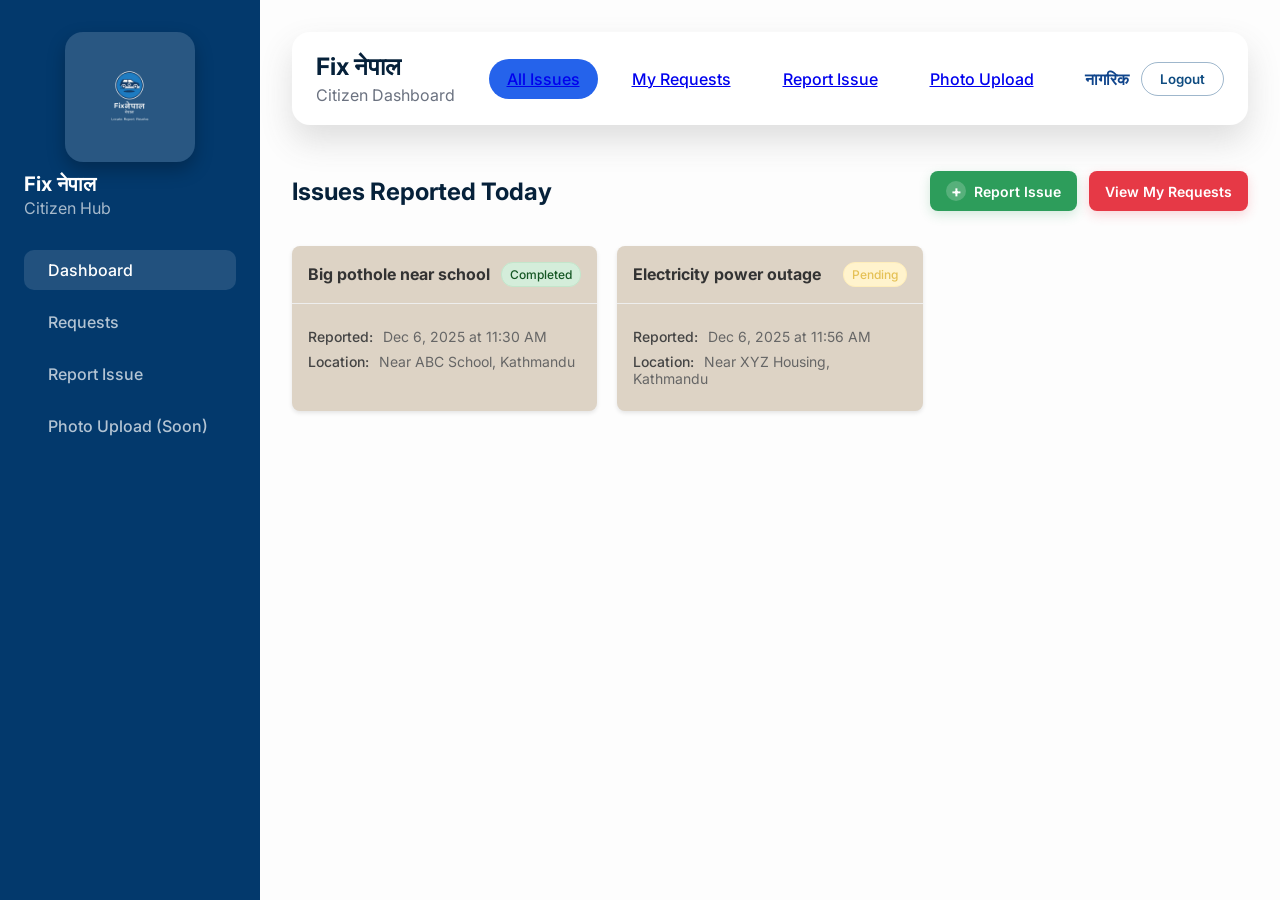
<file: index.html>
<!DOCTYPE html>
<html lang="en">
<head>
    <meta charset="UTF-8">
    <meta name="viewport" content="width=device-width, initial-scale=1.0">
    <title>Fix नेपाल - Citizen Dashboard</title>
    
   
    <link href="https://fonts.googleapis.com/css2?family=Inter:wght@300;400;500;600;700&display=swap" rel="stylesheet">
    
 
    <link rel="stylesheet" href="./css/cards.css">
    <link rel="stylesheet" href="./css/views.css">
    <link rel="stylesheet" href="./css/sidebar.css">
   
  
   
</head>
<body>
    <div class="app-shell">
        <aside class="sidebar">
            <div class="sidebar-brand">
                <img src="./css/assets/fixnepal-logo.png" alt="Fix Nepal" class="sidebar-logo">
                <h2>Fix नेपाल</h2>
                <p>Citizen Hub</p>
            </div>
            <nav class="sidebar-nav">
                <a href="index.html" class="sidebar-link active">
                    <span class="sidebar-icon"></span>
                    Dashboard
                </a>
                <a href="requests.html" class="sidebar-link">
                    <span class="sidebar-icon"></span>
                    Requests
                </a>
                <a href="report.html" class="sidebar-link">
                    <span class="sidebar-icon"></span>
                    Report Issue
                </a>
                <a href="photo-upload.html" class="sidebar-link">
                    <span class="sidebar-icon"></span>
                    Photo Upload (Soon)
                </a>
            </nav>
        </aside>
        <div class="app-container">
      
        <header class="app-header">
            <div class="logo">
                <h1>Fix नेपाल</h1>
                <p>Citizen Dashboard</p>
            </div>
            <nav class="main-nav">
                <ul>
                    <li class="active"><a href="index.html">All Issues</a></li>
                    <li><a href="requests.html">My Requests</a></li>
                    <li><a href="report.html">Report Issue</a></li>
                    <li><a href="photo-upload.html">Photo Upload</a></li>
                </ul>
            </nav>
            <div class="user-info"> 
                <span class="user-name">नागरिक</span>
                <button class="logout-btn" type="button" onclick="confirmLogout('index1.html')">Logout</button>
            </div>
        </header>

        <main class="main-content">
            <section class="issues-section" id="all-issues">
                <div class="section-header">
                    <h2>Issues Reported Today </h2>
                    <div class="view-toggle">
                        <a class="report-button" href="report.html">
                            <span class="plus-icon">+</span>
                            Report Issue
                        </a>
                        <a class="requests-button" href="requests.html">View My Requests</a>
                    </div>
                </div>
                
                <div class="issues-list">
                    <div class="issue-card">
                            <div class="issue-header">
                            <h3 class="issue-title">Big pothole near school</h3>
                            <span class="status-badge status-completed">Completed</span>
                        </div>
                        <div class="issue-details">
                            <p class="issue-date">
                                <span class="detail-label">Reported:</span>
                                <span class="detail-value">Dec 6, 2025 at 11:30 AM</span>
                            </p>
                            <p class="issue-location">
                                <span class="detail-label">Location:</span>
                                <span class="detail-value">Near ABC School, Kathmandu</span>
                            </p>
                        </div>
                    </div>

                    <div class="issue-card">
                        <div class="issue-header">
                            <h3 class="issue-title">Electricity power outage</h3>
                            <span class="status-badge status-pending">Pending</span>
                        </div>
                        <div class="issue-details">
                            <p class="issue-date">
                                <span class="detail-label">Reported:</span>
                                <span class="detail-value">Dec 6, 2025 at 11:56 AM</span>
                            </p>
                            <p class="issue-location">
                                <span class="detail-label">Location:</span>
                                <span class="detail-value">Near XYZ Housing, Kathmandu</span>
                            </p>
                        </div>
                    </div>
                </div>
      
                <div class="issues-table" style="display: none;">
                    <table>
                        <thead>
                            <tr>
                                <th>Issue</th>
                                <th>Status</th>
                                <th>Reported On</th>
                                <th>Location</th>
                            </tr>
                        </thead>
                        <tbody>
                            <tr>
                                <td class="issue-title">Big pothole near school</td>
                                <td><span class="status-badge status-completed">Completed</span></td>
                                <td>Dec 6, 2025 at 11:30 AM</td>
                                <td>Near ABC School, Kathmandu</td>
                            </tr>
                            <tr>
                                <td class="issue-title">Broken street light</td>
                                <td><span class="status-badge status-in-progress">In Progress</span></td>
                                <td>Dec 5, 2025 at 3:45 PM</td>
                                <td>Main Road, Patan</td>
                            </tr>   
                        </tbody>
                    </table>
                </div>
            </section>
        </main>

        <script src="./js/logout.js" defer></script>
        <script>
            document.addEventListener('DOMContentLoaded', function() {
              
                const viewOptions = document.querySelectorAll('.view-option');
                const cardView = document.querySelector('.issues-list');
                const tableView = document.querySelector('.issues-table');

                viewOptions.forEach(option => {
                    option.addEventListener('click', function() {
                      
                        viewOptions.forEach(opt => opt.classList.remove('active'));
                       
                        this.classList.add('active');

                        
                        if (this.dataset.view === 'card') {
                            cardView.style.display = 'block';
                            tableView.style.display = 'none';
                        } else {
                            cardView.style.display = 'none';
                            tableView.style.display = 'block';
                        }
                    });
                });
            });
        </script>
    </div>
</body>
</html>
</file>
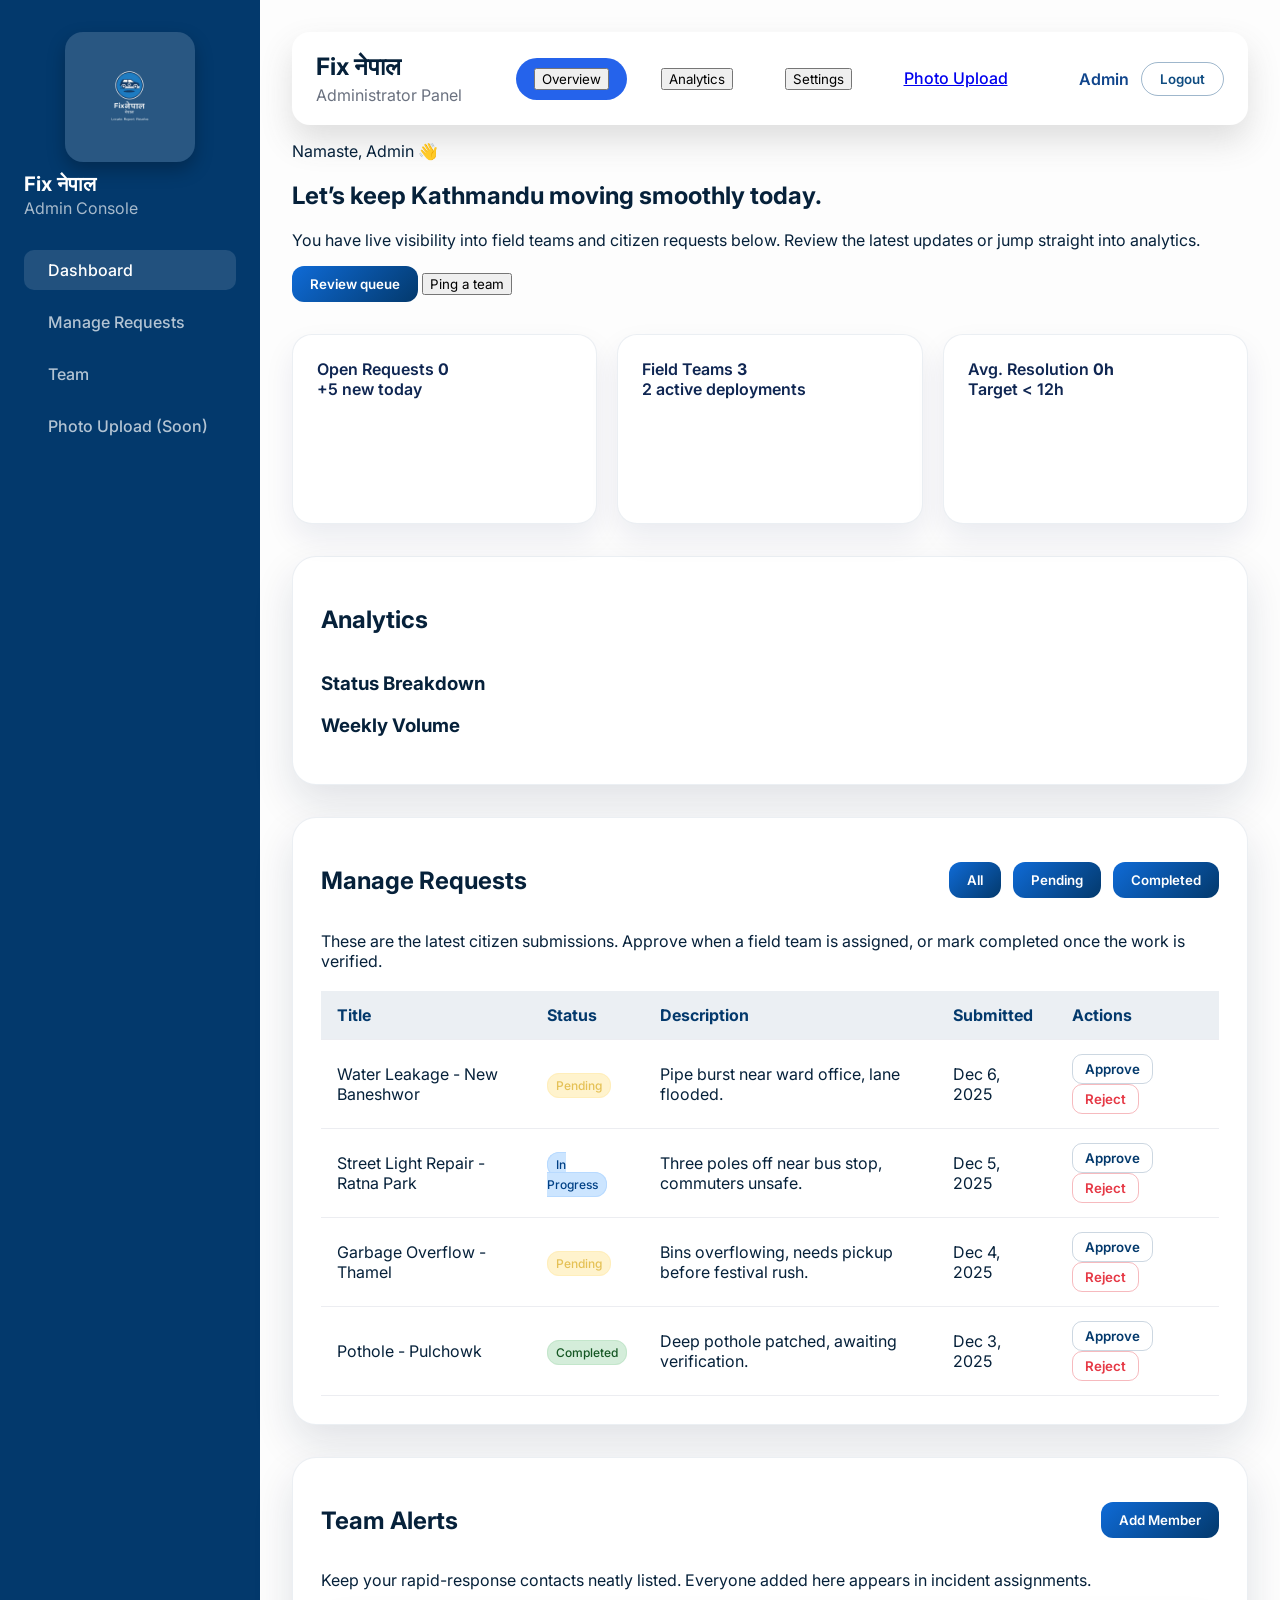
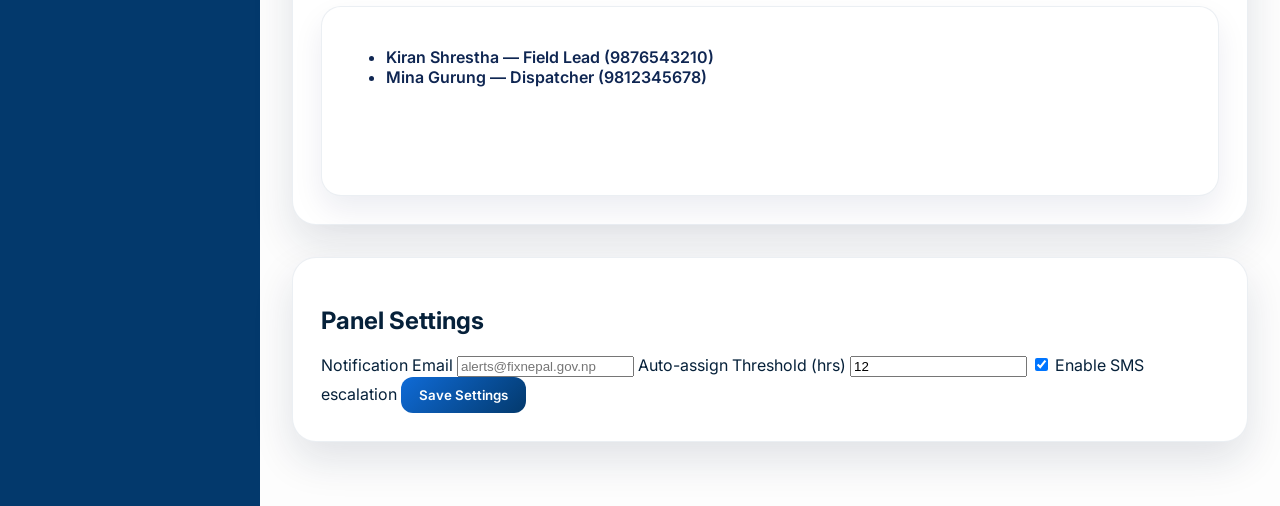
<file: admin.html>
<!DOCTYPE html>
<html lang="en">
<head>
    <meta charset="UTF-8">
    <meta name="viewport" content="width=device-width, initial-scale=1.0">
    <title>Fix नेपाल Admin</title>
    <link href="https://fonts.googleapis.com/css2?family=Inter:wght@300;400;500;600;700&display=swap" rel="stylesheet">
    <link rel="stylesheet" href="./css/cards.css">
    <link rel="stylesheet" href="./css/views.css">
    <link rel="stylesheet" href="./css/sidebar.css">
    <link rel="stylesheet" href="./css/admin.css">
</head>
<body>
    <div class="app-shell">
        <aside class="sidebar">
            <div class="sidebar-brand">
                <img src="./css/assets/fixnepal-logo.png" alt="Fix Nepal" class="sidebar-logo">
                <h2>Fix नेपाल</h2>
                <p>Admin Console</p>
            </div>
            <nav class="sidebar-nav">
                <a href="admin.html" class="sidebar-link active">
                    <span class="sidebar-icon"></span>
                    Dashboard
                </a>
                <a href="#manage-requests" class="sidebar-link">
                    <span class="sidebar-icon"></span>
                    Manage Requests
                </a>
                <a href="#team" class="sidebar-link">
                    <span class="sidebar-icon"></span>
                    Team
                </a>
                <a href="photo-upload.html" class="sidebar-link">
                    <span class="sidebar-icon"></span>
                    Photo Upload (Soon)
                </a>
            </nav>
        </aside>

        <div class="app-container">
            <header class="app-header">
                <div class="logo">
                    <h1>Fix नेपाल</h1>
                    <p>Administrator Panel</p>
                </div>
                <nav class="main-nav">
                    <ul>
                        <li class="active" data-section="overview"><button type="button">Overview</button></li>
                        <li data-section="analytics"><button type="button">Analytics</button></li>
                        <li data-section="settings"><button type="button">Settings</button></li>
                        <li><a href="photo-upload.html">Photo Upload</a></li>
                    </ul>
                </nav>
                <div class="user-info">
                    <span class="user-name">Admin</span>
                    <button class="logout-btn" type="button" onclick="confirmLogout('index1.html')">Logout</button>
                </div>
            </header>

            <section class="admin-hero" data-section-target="overview">
                <div>
                    <p class="hero-label">Namaste, Admin 👋</p>
                    <h2>Let’s keep Kathmandu moving smoothly today.</h2>
                    <p class="hero-sub">You have live visibility into field teams and citizen requests below. Review the latest updates or jump straight into analytics.</p>
                    <div class="hero-actions">
                        <button class="admin-btn" data-section="manage-requests" onclick="document.getElementById('manage-requests').scrollIntoView({behavior:'smooth'})">Review queue</button>
                        <button class="ghost-btn" data-section="team" onclick="document.getElementById('team').scrollIntoView({behavior:'smooth'})">Ping a team</button>
                    </div>
                </div>
            </section>

            <main class="main-content">
                <section class="admin-grid" data-section-target="overview">
                    <div class="admin-card">
                        <span class="metric-label">Open Requests</span>
                        <strong class="metric-value" id="metric-open">0</strong>
                        <div class="metric-sub">+5 new today</div>
                    </div>
                   
                    <div class="admin-card">
                        <span class="metric-label">Field Teams</span>
                        <strong class="metric-value" id="metric-teams">3</strong>
                        <div class="metric-sub">2 active deployments</div>
                    </div>
                    <div class="admin-card">
                        <span class="metric-label">Avg. Resolution</span>
                        <strong class="metric-value" id="metric-time">0h</strong>
                        <div class="metric-sub">Target &lt; 12h</div>
                    </div>
                </section>

                <section class="admin-section admin-analytics hidden" data-section-target="analytics">
                    <div class="section-header">
                        <h2>Analytics</h2>
                    </div>
                    <div class="analytics-grid">
                        <div class="chart-card">
                            <h3>Status Breakdown</h3>
                            <div class="chart-bar-list" id="status-chart"></div>
                        </div>
                        <div class="chart-card">
                            <h3>Weekly Volume</h3>
                            <div class="sparkline" id="volume-chart"></div>
                        </div>
                    </div>
                </section>

                <section class="admin-section" id="manage-requests" data-section-target="overview">
                    <div class="section-header">
                        <h2>Manage Requests</h2>
                        <div class="view-toggle">
                            <button class="admin-btn filter-btn active" data-filter="all">All</button>
                            <button class="admin-btn filter-btn" data-filter="pending">Pending</button>
                            <button class="admin-btn filter-btn" data-filter="completed">Completed</button>
                        </div>
                    </div>
                    <p class="section-note">These are the latest citizen submissions. Approve when a field team is assigned, or mark completed once the work is verified.</p>
                    <div class="admin-table-wrapper">
                        <table class="admin-table">
                            <thead>
                                <tr>
                                    <th>Title</th>
                                    <th>Status</th>
                                    <th>Description</th>
                                    <th>Submitted</th>
                                    <th>Actions</th>
                                </tr>
                            </thead>
                            <tbody id="admin-request-rows">
                            </tbody>
                        </table>
                    </div>
                </section>

                <section class="admin-section" id="team" data-section-target="overview">
                    <div class="section-header">
                        <h2>Team Alerts</h2>
                        <button class="admin-btn" id="add-member-btn">Add Member</button>
                    </div>
                    <p class="section-note">Keep your rapid-response contacts neatly listed. Everyone added here appears in incident assignments.</p>
                    <div class="admin-card">
                        <ul class="team-list" id="team-list"></ul>
                    </div>
                </section>

                <section class="admin-section hidden" data-section-target="settings" id="settings">
                    <div class="section-header">
                        <h2>Panel Settings</h2>
                    </div>
                    <form class="settings-form">
                        <label>
                            Notification Email
                            <input type="email" placeholder="alerts@fixnepal.gov.np">
                        </label>
                        <label>
                            Auto-assign Threshold (hrs)
                            <input type="number" min="1" value="12">
                        </label>
                        <label class="checkbox">
                            <input type="checkbox" checked>
                            Enable SMS escalation
                        </label>
                        <button type="button" class="admin-btn">Save Settings</button>
                    </form>
                </section>
            </main>
        </div>
    </div>

    <div class="admin-modal hidden" id="member-modal">
        <div class="admin-modal-content">
            <h3>Add Response Member</h3>
            <form id="member-form">
                <label>
                    Full Name
                    <input type="text" id="member-name" required>
                </label>
                <label>
                    Role
                    <input type="text" id="member-role" required>
                </label>
                <label>
                    Contact
                    <input type="text" id="member-contact" required>
                </label>
                <div class="modal-actions">
                    <button type="button" class="admin-action danger" id="member-cancel">Cancel</button>
                    <button type="submit" class="admin-btn">Add Member</button>
                </div>
            </form>
        </div>
    </div>

    <div class="admin-toast" id="admin-toast" aria-live="polite"></div>

    <script src="./js/logout.js" defer></script>
    <script src="./js/admin.js"></script>
</body>
</html>
</file>
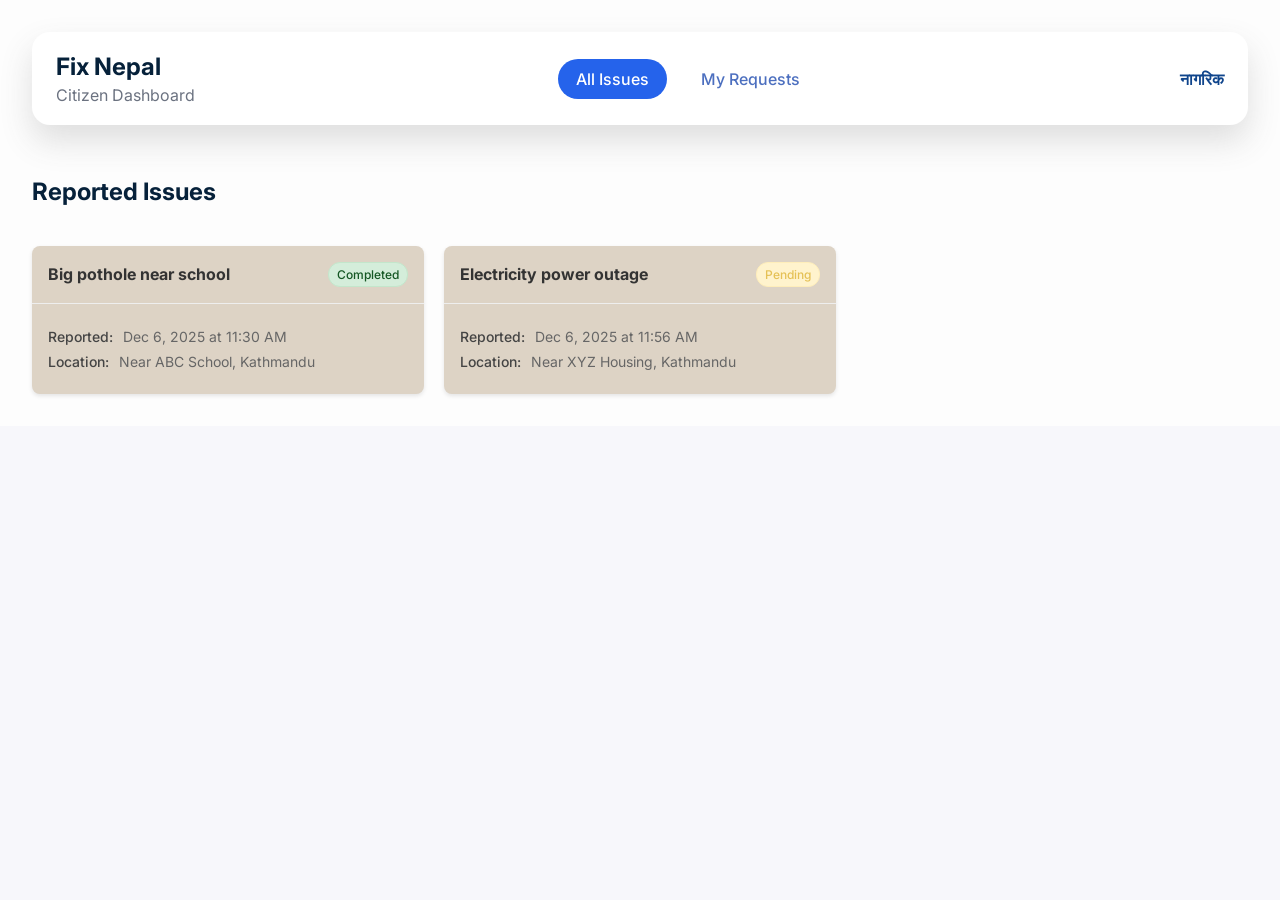
<file: dashboard.html>
<html>
   <title>Fix Nepal - Citizen Dashboard</title>
    

    <link href="https://fonts.googleapis.com/css2?family=Inter:wght@300;400;500;600;700&display=swap" rel="stylesheet">
    
    
    <link rel="stylesheet" href="./css/cards.css">
    <link rel="stylesheet" href="./css/views.css">
   
  
   
</head>
<body>
    <div class="app-container">
      
        <header class="app-header">
            <div class="logo">
                <h1>Fix Nepal</h1>
                <p>Citizen Dashboard</p>
            </div>
            <nav class="main-nav">
                <ul>
                    <li class="active" data-section="all-issues">All Issues</li>
                    <li data-section="my-requests">My Requests</li>
                </ul>
            </nav>
            <div class="user-info">
                <span class="user-name">नागरिक</span>
            </div>
        </header>

        <main class="main-content">
            <section class="issues-section" id="all-issues">
                <div class="section-header">
                    <h2>Reported Issues</h2>
                    <div class="view-toggle">
                      

                    </div>
                </div>
                
                <div class="issues-list">
                    <div class="issue-card">
                        <div class="issue-header">
                            <h3 class="issue-title">Big pothole near school</h3>
                            <span class="status-badge status-completed">Completed</span>
                        </div>
                        <div class="issue-details">
                            <p class="issue-date">
                                <span class="detail-label">Reported:</span>
                                <span class="detail-value">Dec 6, 2025 at 11:30 AM</span>
                            </p>
                            <p class="issue-location">
                                <span class="detail-label">Location:</span>
                                <span class="detail-value">Near ABC School, Kathmandu</span>
                            </p>
                        </div>
                    </div>

                    <div class="issue-card">
                        <div class="issue-header">
                            <h3 class="issue-title">Electricity power outage</h3>
                            <span class="status-badge status-pending">Pending</span>
                        </div>
                        <div class="issue-details">
                            <p class="issue-date">
                                <span class="detail-label">Reported:</span>
                                <span class="detail-value">Dec 6, 2025 at 11:56 AM</span>
                            </p>
                            <p class="issue-location">
                                <span class="detail-label">Location:</span>
                                <span class="detail-value">Near XYZ Housing, Kathmandu</span>
                            </p>
                        </div>
                    </div>
                </div>
      
                <div class="issues-table" style="display: none;">
                    <table>
                        <thead>
                            <tr>
                                <th>Issue</th>
                                <th>Status</th>
                                <th>Reported On</th>
                                <th>Location</th>
                            </tr>
                        </thead>
                        <tbody>
                            <tr>
                                <td class="issue-title">Big pothole near school</td>
                                <td><span class="status-badge status-completed">Completed</span></td>
                                <td>Dec 6, 2025 at 11:30 AM</td>
                                <td>Near ABC School, Kathmandu</td>
                            </tr>
                            <tr>
                                <td class="issue-title">Broken street light</td>
                                <td><span class="status-badge status-in-progress">In Progress</span></td>
                                <td>Dec 5, 2025 at 3:45 PM</td>
                                <td>Main Road, Patan</td>
                            </tr>
                        </tbody>
                    </table>
                </div>
            </section>
        </main>

        <script>
            document.addEventListener('DOMContentLoaded', function() {
              
                const viewOptions = document.querySelectorAll('.view-option');
                const cardView = document.querySelector('.issues-list');
                const tableView = document.querySelector('.issues-table');

                viewOptions.forEach(option => {
                    option.addEventListener('click', function() {
                      
                        viewOptions.forEach(opt => opt.classList.remove('active'));
                       
                        this.classList.add('active');

                        
                        if (this.dataset.view === 'card') {
                            cardView.style.display = 'block';
                            tableView.style.display = 'none';
                        } else {
                            cardView.style.display = 'none';
                            tableView.style.display = 'block';
                        }
                    });
                });
            });
        </script>
        
</html>
</file>
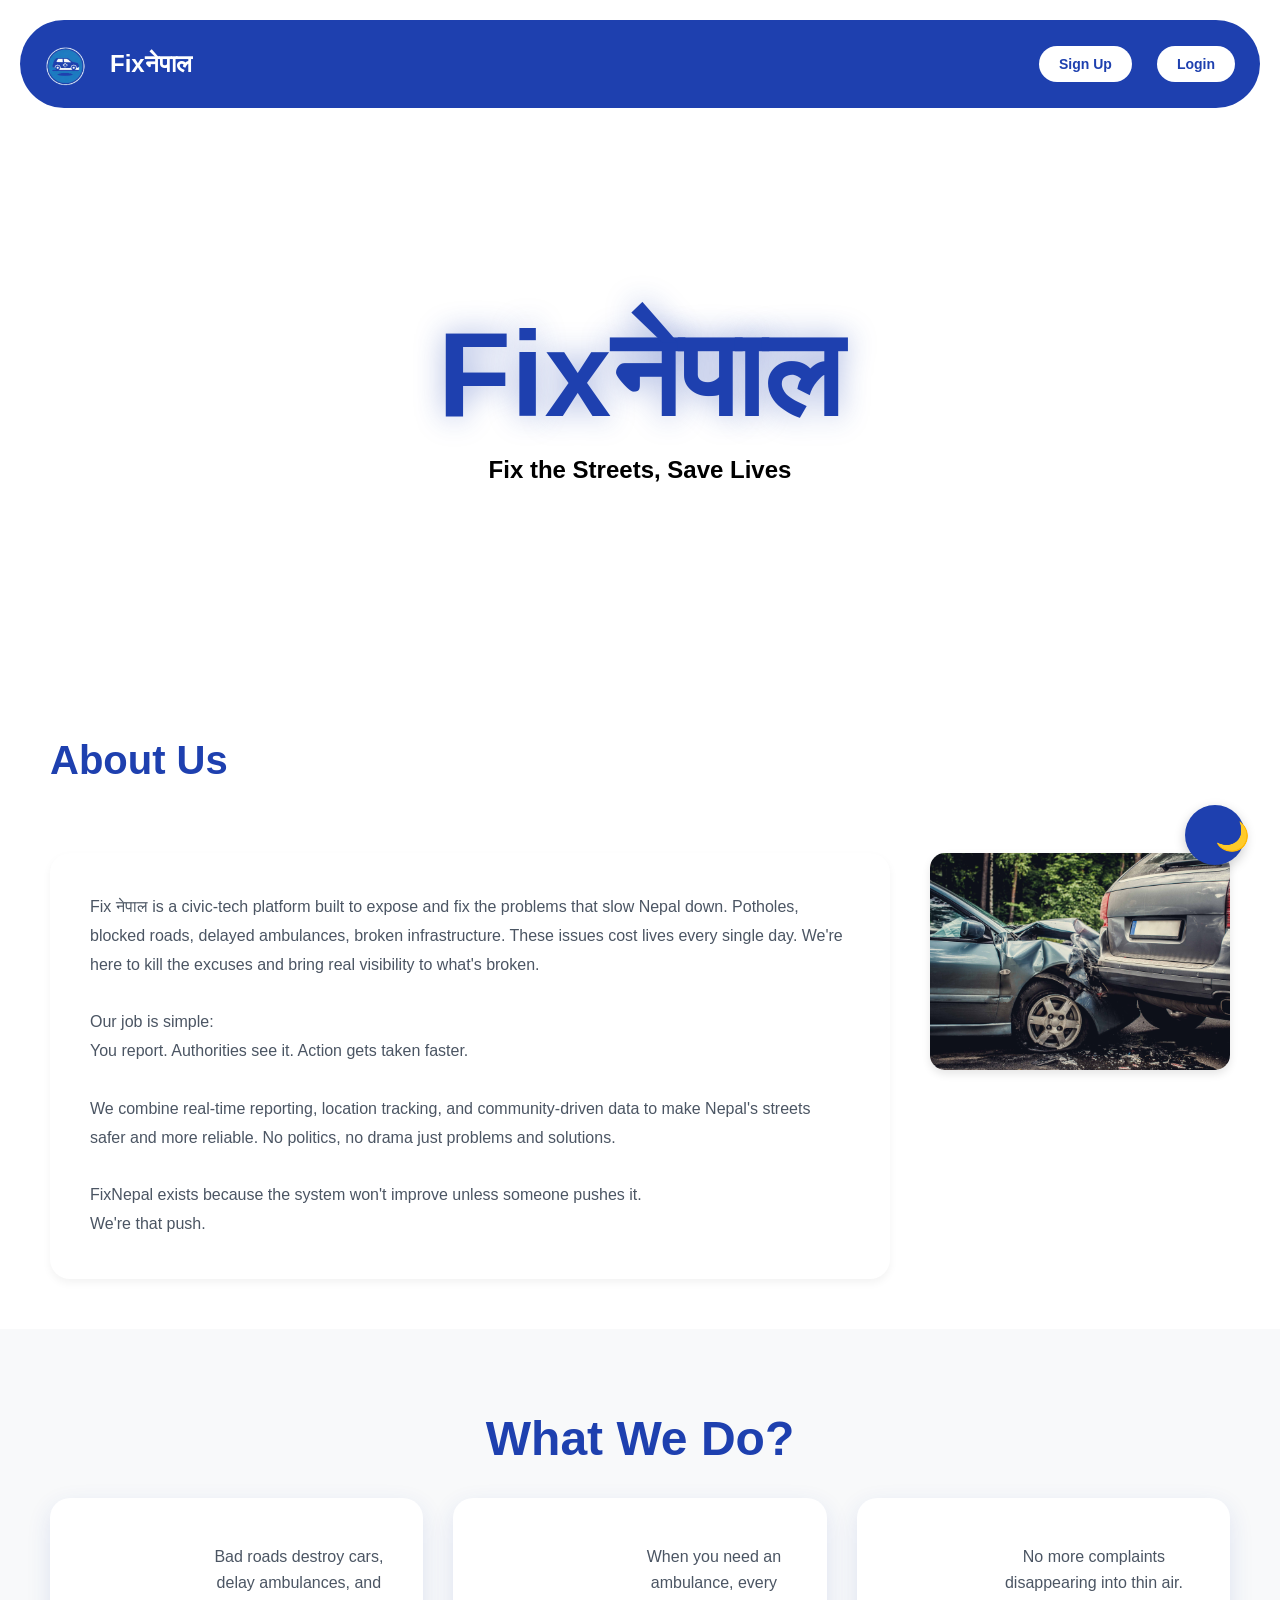
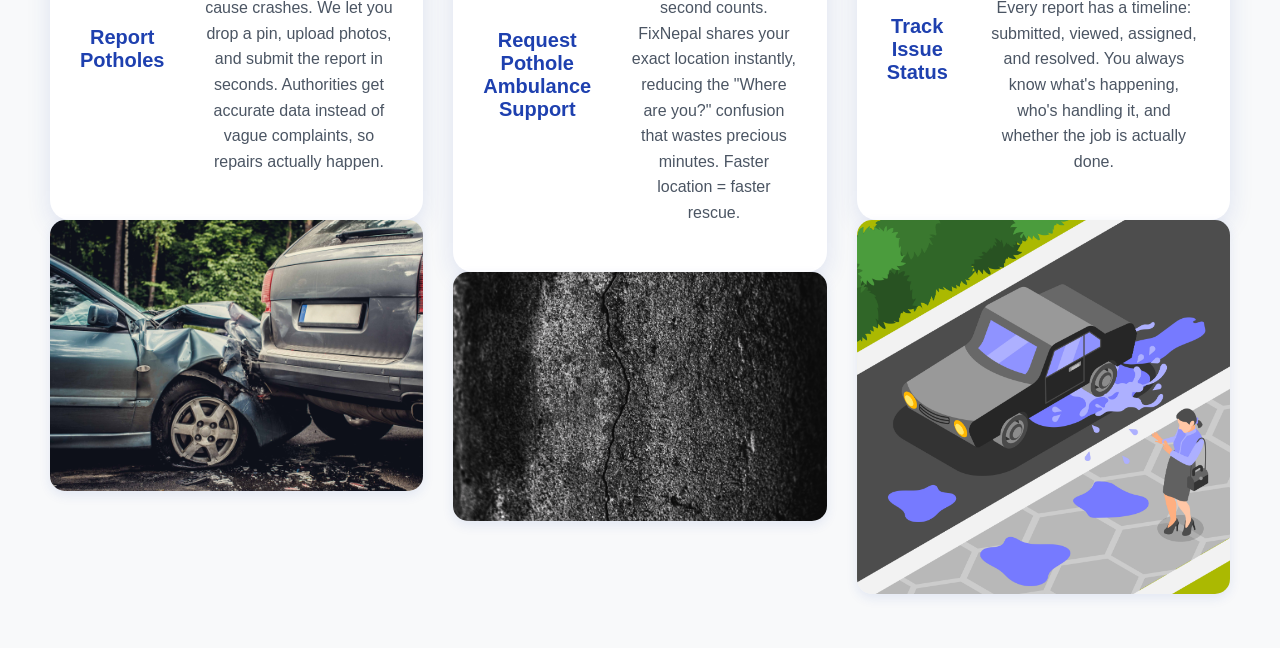
<file: index1.html>
<!DOCTYPE html>
<html lang="en">
<head>
    <meta charset="UTF-8">
    <meta name="viewport" content="width=device-width, initial-scale=1.0">
    <title>Fix नेपाल</title>
    <style>
        body {
            font-family: Arial, sans-serif;
            margin: 0;
            background: white;
            color: #000;
            transition: background-color 0.3s, color 0.3s;
        }
        body.dark-mode {
            background: #1a1a1a;
            color: #fff;
        }
        .theme-toggle {
            position: fixed;
            bottom: 30px;
            right: 30px;
            background: #1e40af;
            color: white;
            border: none;
            border-radius: 50%;
            width: 60px;
            height: 60px;
            font-size: 28px;
            cursor: pointer;
            box-shadow: 0 4px 12px rgba(0, 0, 0, 0.2);
            z-index: 1000;
            transition: all 0.3s ease;
        }
        .theme-toggle:hover {
            transform: scale(1.1);
            box-shadow: 0 6px 16px rgba(0, 0, 0, 0.3);
        }
        body.dark-mode .theme-toggle {
            background: #ffc107;
            color: #000;
        }
        .top-logo {
            text-align: right;
            padding: 20px 50px;
        }
        .top-logo img {
            max-width: 250px;
            height: auto;
        }
        nav {
            background: #1e40af;
            padding: 20px;
            display: flex;
            align-items: center;
            justify-content: space-between;
            border-radius: 50px;
            margin: 20px;
            color: white;
            gap: 20px;
        }
        .nav-left {
            display: flex;
            align-items: center;
            gap: 20px;
        }
        .nav-right {
            display: flex;
            gap: 15px;
        }
        .nav-right button {
            background: white;
            color: #1e40af;
            padding: 10px 20px;
            border: none;
            border-radius: 25px;
            cursor: pointer;
            font-weight: bold;
            font-size: 14px;
        }
        .nav-right button:hover {
            background: #e0e7ff;
        }
        nav img {
            max-width: 50px;
            height: auto;
        }
        nav span {
            font-size: 24px;
            font-weight: bold;
            color: white;
        }
        .hero {
            text-align: center;
            padding: 30px 50px 80px 50px;
            background: white;
            min-height: 50vh;
            display: flex;
            flex-direction: column;
            justify-content: center;
            align-items: center;
        }
        body.dark-mode .hero {
            background: #2a2a2a;
        }
        .hero h1 {
            color: #1e40af;
            font-size: 120px;
            margin: 20px 0 10px 0;
            text-shadow: 0 0 30px rgba(30, 64, 175, 0.4);
            line-height: 1.2;
        }
        .hero .tagline {
            color: #000;
            font-size: 24px;
            font-weight: bold;
            margin: 0;
        }
        body.dark-mode .hero .tagline {
            color: #fff;
        }
        .hero-left {
            flex: 1;
        }
        h1 {
            color: #1e40af;
            font-size: 48px;
        }
        button {
            background: #1e40af;
            color: white;
            padding: 15px 30px;
            border: none;
            border-radius: 50px;
            margin: 5px;
            cursor: pointer;
        }
        .photo-collage {
            display: grid;
            grid-template-columns: repeat(auto-fit, minmax(250px, 1fr));
            gap: 20px;
            margin-bottom: 40px;
        }
        .photo-box {
            border-radius: 15px;
            overflow: hidden;
            box-shadow: 0 4px 8px rgba(0, 0, 0, 0.1);
            transition: transform 0.3s ease;
        }
        .photo-box:hover {
            transform: scale(1.05);
        }
        .photo-box img {
            width: 100%;
            height: 250px;
            object-fit: cover;
            display: block;
        }
        .features-section {
            padding: 50px;
            background: #f8f9fa;
        }
        .features-grid {
            display: flex;
            flex-direction: column;
            gap: 50px;
            margin-top: 30px;
        }
        .feature-card {
            background: white;
            padding: 40px;
            border-radius: 15px;
            box-shadow: 0 4px 12px rgba(0, 0, 0, 0.08);
            display: flex;
            gap: 40px;
            align-items: center;
        }
        .feature-card.reverse {
            flex-direction: row-reverse;
        }
        .feature-card h3 {
            color: #1e40af;
            font-size: 20px;
            margin-top: 0;
        }
        .feature-card p {
            color: #4b5563;
            line-height: 1.6;
        }
        .feature-content {
            flex: 1;
        }
        .feature-image {
            flex: 0 0 300px;
        }
        .feature-image img {
            width: 100%;
            height: auto;
            border-radius: 15px;
            box-shadow: 0 4px 12px rgba(30, 64, 175, 0.1);
        }
        .about-wrapper {
            display: flex;
            padding: 50px;
            gap: 40px;
            align-items: flex-start;
        }
        .about-content {
            flex: 1;
            background: white;
            padding: 40px;
            border-radius: 20px;
            box-shadow: 0 4px 8px rgba(0, 0, 0, 0.05);
            transition: box-shadow 0.3s ease;
        }
        .about-content:hover {
            box-shadow: 0 12px 24px rgba(0, 0, 0, 0.15);
        }
        .about-content p {
            color: #4b5563;
            line-height: 1.8;
            font-size: 16px;
            margin: 0;
        }
        .about-section {
            padding: 0;
        }
        .about-section h1 {
            color: #1e40af;
            font-size: 40px;
            margin: 0;
            padding: 50px 50px 20px 50px;
        }
        .about-photo {
            flex: 0 0 300px;
        }
        .about-photo img {
            width: 100%;
            height: auto;
            border-radius: 15px;
            box-shadow: 0 4px 8px rgba(0, 0, 0, 0.1);
        
            gap: 40px;
            align-items: flex-start;
        }
        .about-content {
            flex: 1;
        }p
        .about-photo {
            flex: 0 0 300px;
        }
        .about-photo img {
            width: 100%;
            height: auto;
            border-radius: 15px;
            box-shadow: 0 4px 8px rgba(0, 0, 0, 0.1);
        }
        .features-section {
            padding: 50px;
            background: #f8f9fa;
        }
        .features-section h1 {
            text-align: center;
            color: #1e40af;
        }
        .features-wrapper {
            display: flex;
            gap: 40px;
            align-items: flex-start;
        }
        .features-left-photo {
            flex: 0 0 250px;
        }
        .features-left-photo img {
            width: 100%;
            height: auto;
            border-radius: 15px;
            box-shadow: 0 8px 16px rgba(30, 64, 175, 0.15);
        }
        .features-grid {
            display: grid;
            grid-template-columns: repeat(3, 1fr);
            gap: 30px;
            margin-top: 30px;
            flex: 1;
        }
        .feature-card {
            background: white;
            padding: 30px;
            border-radius: 20px;
            box-shadow: 0 8px 24px rgba(30, 64, 175, 0.12);
            border: none;
            text-align: center;
            transition: transform 0.3s ease, box-shadow 0.3s ease;
        }
        .feature-card:hover {
            transform: translateY(-5px);
            box-shadow: 0 12px 32px rgba(30, 64, 175, 0.18);
        }
        .features-right-photo {
            flex: 0 0 250px;
        }
        .features-right-photo img {
            width: 100%;
            height: auto;
            border-radius: 15px;
            box-shadow: 0 8px 16px rgba(30, 64, 175, 0.15);
        }
    </style>
</head>
<body>
    <nav>
        <div class="nav-left">
            <img src="logo.png" alt="FixNepal">
            <span>Fixनेपाल</span>
        </div>
        <div class="nav-right">
            <button onclick="window.location.href='signup.html'">Sign Up</button>
            <button onclick="window.location.href='login.html'">Login</button>
        </div>
    </nav>

    <div class="hero">
        <h1>Fixनेपाल</h1>
        <p class="tagline">Fix the Streets, Save Lives</p>
    </div>
    
    <div class="about-section">
        <h1>About Us</h1>
        <div class="about-wrapper">
            <div class="about-content">
                <p>Fix नेपाल is a civic-tech platform built to expose and fix the problems that slow Nepal down. Potholes, blocked roads, delayed ambulances, broken infrastructure. These issues cost lives every single day. We're here to kill the excuses and bring real visibility to what's broken.<br><br>

Our job is simple:<br>
You report. Authorities see it. Action gets taken faster.<br><br>

We combine real-time reporting, location tracking, and community-driven data to make Nepal's streets safer and more reliable. No politics, no drama just problems and solutions.<br><br>

FixNepal exists because the system won't improve unless someone pushes it.<br>
We're that push.</p>
            </div>
            <div class="about-photo">
                <img src="photo1.jpg" alt="About FixNepal">
            </div>
        </div>
    </div>

    <div class="features-section">
        <h1 style="color: #1e40af; text-align: center;">What We Do?</h1>
        <div class="features-grid">
            <div class="feature-item">
                <div class="feature-card">
                    <h3> Report Potholes</h3>
                    <p>Bad roads destroy cars, delay ambulances, and cause crashes. We let you drop a pin, upload photos, and submit the report in seconds. Authorities get accurate data instead of vague complaints, so repairs actually happen.</p>
                </div>
                <div class="feature-image">
                    <img src="photo1.jpg" alt="Report Potholes">
                </div>
            </div>

            <div class="feature-item reverse">
                <div class="feature-card">
                    <h3> Request Pothole Ambulance Support</h3>
                    <p>When you need an ambulance, every second counts. FixNepal shares your exact location instantly, reducing the "Where are you?" confusion that wastes precious minutes. Faster location = faster rescue.</p>
                </div>
                <div class="feature-image">
                    <img src="photo2.jpg" alt="Request Ambulance Support">
                </div>
            </div>

         
            <div class="feature-item reverse">
                <div class="feature-card">
                    <h3> Track Issue Status</h3>
                    <p>No more complaints disappearing into thin air. Every report has a timeline: submitted, viewed, assigned, and resolved. You always know what's happening, who's handling it, and whether the job is actually done.</p>
                </div>
                <div class="feature-image">
                    <img src="photo3.jpg" alt="Track Issue Status">
                </div>
            </div>

        </div>
    </div>

    <button class="theme-toggle" id="themeToggle" onclick="toggleTheme()">🌙</button>

    <script>
        
        const currentTheme = localStorage.getItem('theme') || 'light';
        if (currentTheme === 'dark') {
            document.body.classList.add('dark-mode');
            document.getElementById('themeToggle').textContent = '☀️';
        }

        function toggleTheme() {
            const isDarkMode = document.body.classList.toggle('dark-mode');
            const themeToggle = document.getElementById('themeToggle');
            
            if (isDarkMode) {
                localStorage.setItem('theme', 'dark');
                themeToggle.textContent = '☀️';
            } else {
                localStorage.setItem('theme', 'light');
                themeToggle.textContent = '🌙';
            }
        }
    </script>
</body>
    </div>

  
</body>
</html>
</file>
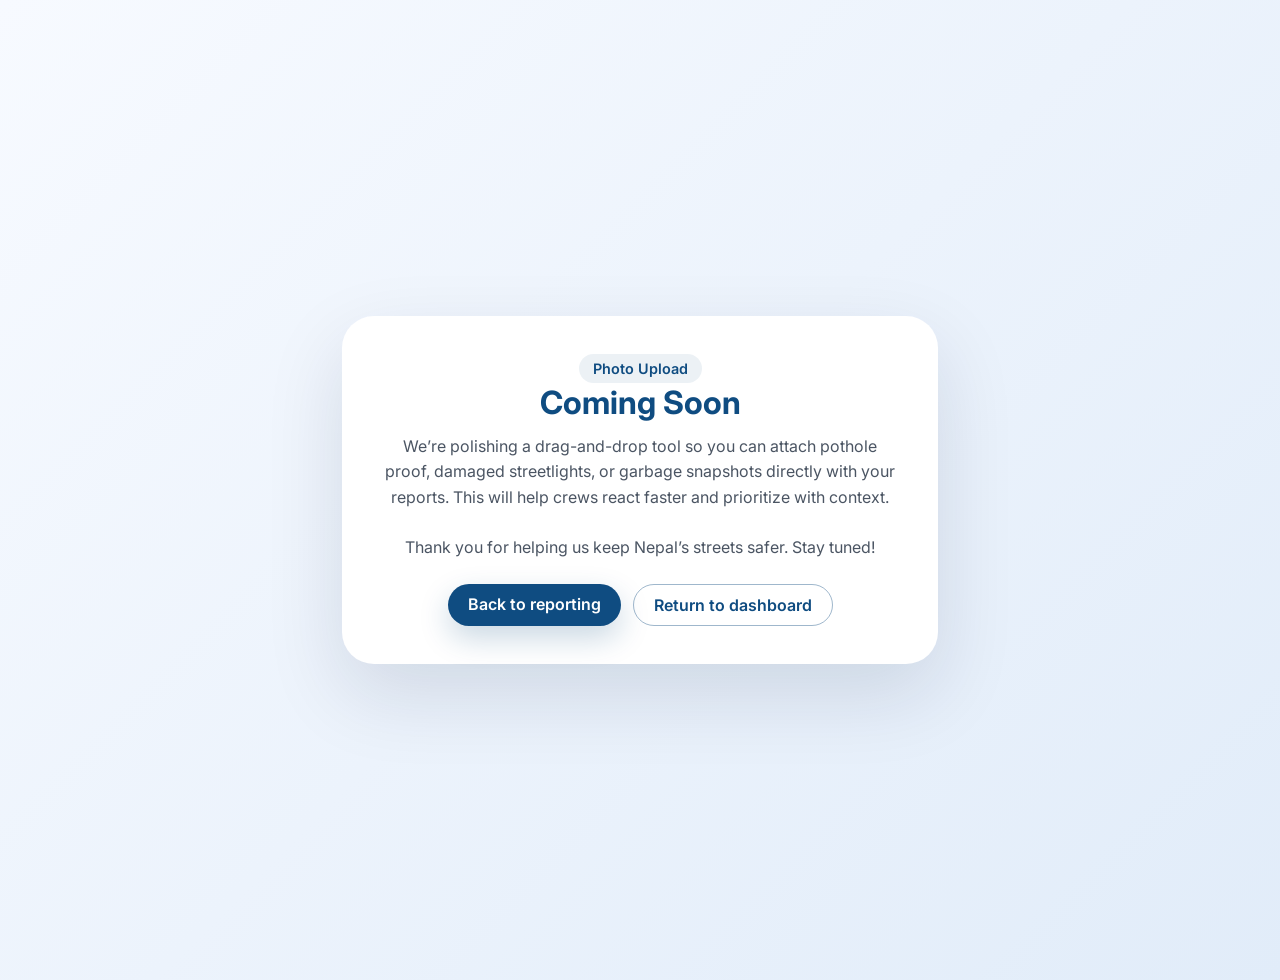
<file: photo-upload.html>
<!DOCTYPE html>
<html lang="en">
<head>
  <meta charset="UTF-8">
  <meta name="viewport" content="width=device-width, initial-scale=1.0">
  <title>Fix नेपाल — Photo Upload Coming Soon</title>
  <link href="https://fonts.googleapis.com/css2?family=Inter:wght@400;500;600;700&display=swap" rel="stylesheet">
  <style>
    body {
      font-family: 'Inter', system-ui, -apple-system, BlinkMacSystemFont, 'Segoe UI', sans-serif;
      margin: 0;
      background: linear-gradient(135deg, #f7faff, #e1ecf9);
      color: #06213a;
      min-height: 100vh;
      display: flex;
      align-items: center;
      justify-content: center;
      padding: 40px 20px;
    }

    .coming-soon-card {
      max-width: 520px;
      width: 100%;
      background: #fff;
      border-radius: 32px;
      padding: 38px;
      box-shadow: 0 30px 80px rgba(7, 24, 54, 0.12);
      text-align: center;
    }

    .coming-soon-card h1 {
      margin: 0;
      color: #0f4c81;
      font-size: 2rem;
    }

    .coming-soon-card p {
      color: #4b5563;
      line-height: 1.6;
      margin: 12px 0 24px;
    }

    .pill {
      display: inline-flex;
      align-items: center;
      gap: 8px;
      background: rgba(15,76,129,0.08);
      color: #0f4c81;
      padding: 6px 14px;
      border-radius: 999px;
      font-weight: 600;
      font-size: 0.9rem;
    }

    .cta-row {
      display: flex;
      gap: 12px;
      justify-content: center;
      flex-wrap: wrap;
      margin-top: 24px;
    }

    .cta-row a {
      text-decoration: none;
      font-weight: 600;
      border-radius: 999px;
      padding: 10px 20px;
      transition: transform 0.2s ease, box-shadow 0.2s ease;
    }

    .cta-primary {
      background: #0f4c81;
      color: #fff;
      box-shadow: 0 12px 30px rgba(15, 76, 129, 0.22);
    }

    .cta-primary:hover {
      transform: translateY(-1px);
      box-shadow: 0 18px 38px rgba(15, 76, 129, 0.28);
    }

    .cta-ghost {
      border: 1px solid rgba(15,76,129,0.4);
      color: #0f4c81;
      background: transparent;
    }

    .cta-ghost:hover {
      transform: translateY(-1px);
      background: rgba(15,76,129,0.08);
    }
  </style>
</head>
<body>
  <section class="coming-soon-card">
    <span class="pill">Photo Upload</span>
    <h1>Coming Soon</h1>
    <p>We’re polishing a drag-and-drop tool so you can attach pothole proof, damaged streetlights, or garbage snapshots directly with your reports. This will help crews react faster and prioritize with context.</p>
    <p>Thank you for helping us keep Nepal’s streets safer. Stay tuned!</p>
    <div class="cta-row">
      <a class="cta-primary" href="report.html">Back to reporting</a>
      <a class="cta-ghost" href="index.html">Return to dashboard</a>
    </div>
  </section>
</body>
</html>
</file>
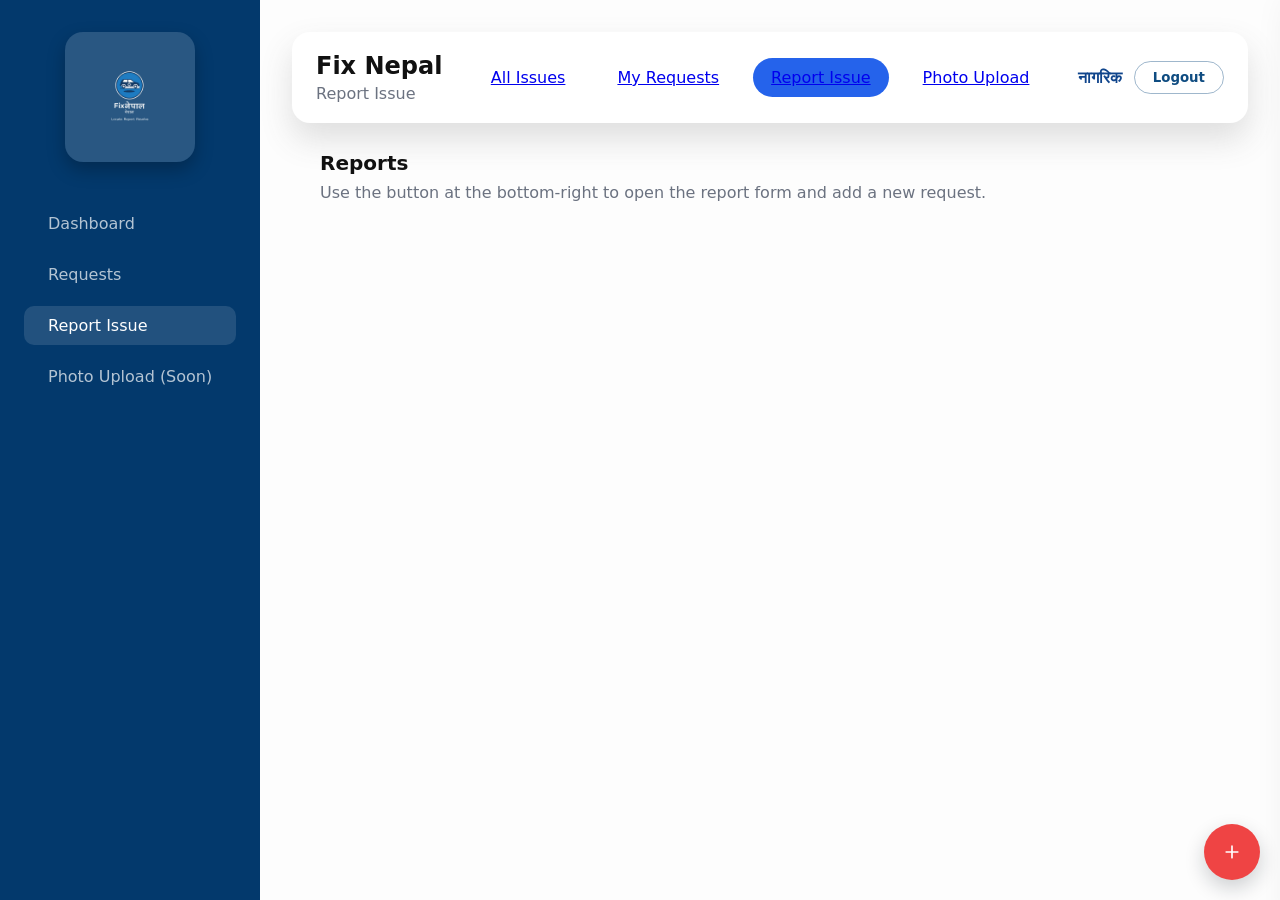
<file: report.html>
<!doctype html>
<html lang="en">
<head>
  <meta charset="utf-8" />
  <meta name="viewport" content="width=device-width,initial-scale=1" />
  <title>Report an Issue — Fix नेपाल</title>
  <link rel="stylesheet" href="./css/cards.css">
  <link rel="stylesheet" href="./css/views.css">
  <link rel="stylesheet" href="./css/sidebar.css">
  <link rel="stylesheet" href="report.css">
</head>
<body>
  <div class="app-shell">
    <aside class="sidebar">
      <div class="sidebar-brand">
        <img src="./css/assets/fixnepal-logo.png" alt="Fix Nepal" class="sidebar-logo">
      </div>
      <nav class="sidebar-nav">
        <a href="index.html" class="sidebar-link">
          <span class="sidebar-icon"></span>
          Dashboard
        </a>
        <a href="requests.html" class="sidebar-link">
          <span class="sidebar-icon"></span>
          Requests
        </a>
        <a href="report.html" class="sidebar-link active">
          <span class="sidebar-icon"></span>
          Report Issue
        </a>
        <a href="photo-upload.html" class="sidebar-link">
          <span class="sidebar-icon"></span>
          Photo Upload (Soon)
        </a>
      </nav>
    </aside>
    <div class="app-container">
      <header class="app-header">
        <div class="logo">
          <h1>Fix Nepal</h1>
          <p>Report Issue</p>
        </div>
        <nav class="main-nav">
          <ul>
            <li><a href="index.html">All Issues</a></li>
            <li><a href="requests.html">My Requests</a></li>
            <li class="active"><a href="report.html">Report Issue</a></li>
            <li><a href="photo-upload.html">Photo Upload</a></li>
          </ul>
        </nav>
        <div class="user-info">
          <span class="user-name">नागरिक</span>
          <button class="logout-btn" type="button" onclick="confirmLogout('index1.html')">Logout</button>
        </div>
      </header>

      <main class="wrap">
        <h1>Reports</h1>
        <p class="lead">Use the button at the bottom-right to open the report form and add a new request.</p>

        <section id="reports" aria-live="polite">
         
        </section>
      </main>
    </div>
  </div>

  <button class="report-btn" id="openReport" title="Report an issue" aria-label="Report an issue">
    
    <svg width="20" height="20" viewBox="0 0 24 24" fill="none" aria-hidden="true">
      <path d="M12 5v14M5 12h14" stroke="currentColor" stroke-width="2" stroke-linecap="round" stroke-linejoin="round"/>
    </svg>
  </button>

 
  <aside class="report-panel" id="panel" aria-hidden="true">
    <h2>Report an issue</h2>
    <form id="reportForm">
      <label for="title">Title</label>
      <input id="title" name="title" placeholder="Short summary" required />

      <label for="desc">Description</label>
      <textarea id="desc" name="description" placeholder="Describe the issue or request" required></textarea>

      <div class="panel-actions">
        <button type="submit" class="btn primary">Create</button>
        <button type="button" class="btn ghost" id="cancelBtn">Cancel</button>
      </div>
    </form>
  </aside>

  <script src="./js/logout.js" defer></script>
  <script src="report.js" defer></script>
</body>
</html>
</file>
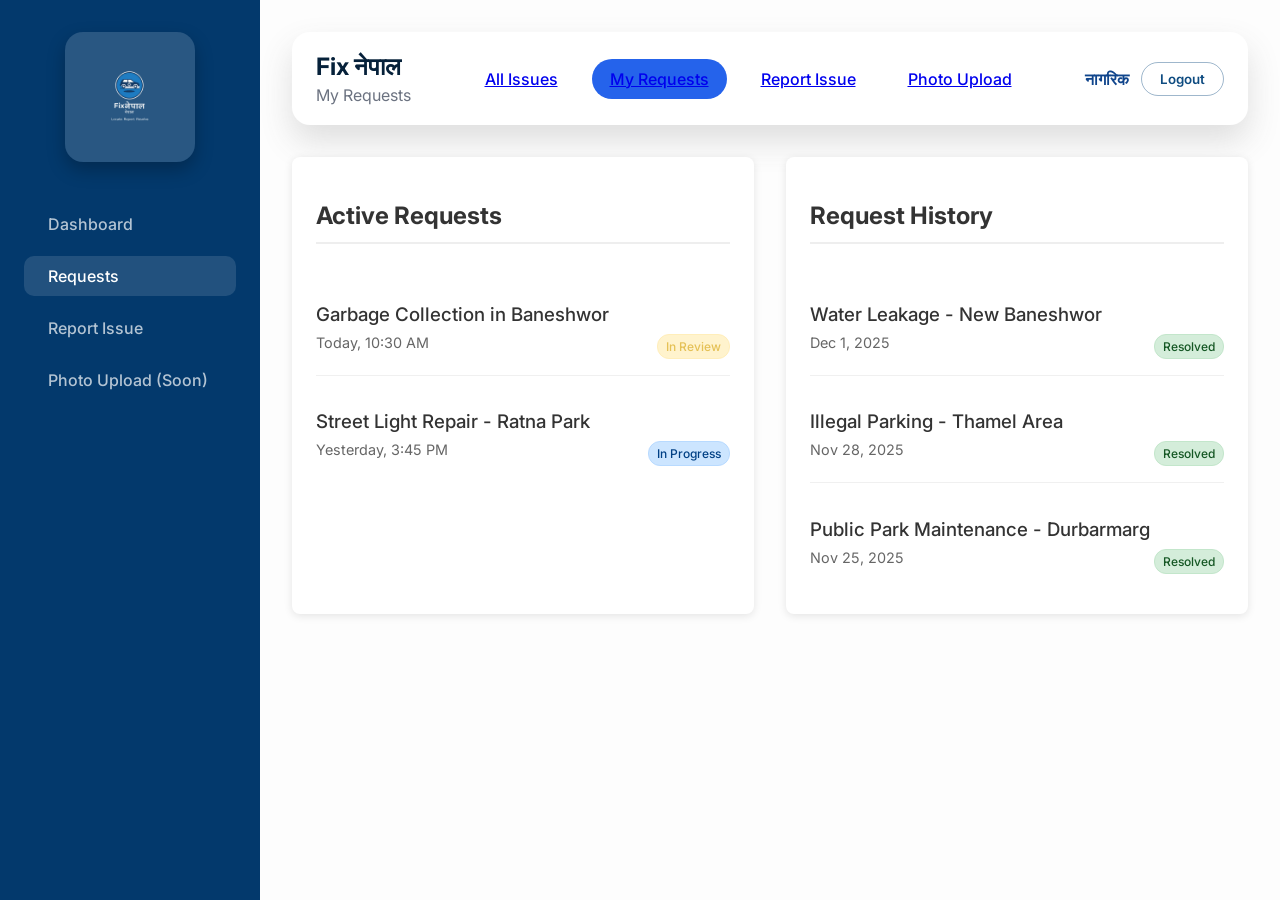
<file: requests.html>
<!DOCTYPE html>
<html lang="en">
<head>
    <meta charset="UTF-8">
    <meta name="viewport" content="width=device-width, initial-scale=1.0">
    <title>My Requests - Fix नेपाल</title>
    
   
    <link href="https://fonts.googleapis.com/css2?family=Inter:wght@300;400;500;600;700&display=swap" rel="stylesheet">
    
    
    <link rel="stylesheet" href="./css/cards.css">
    <link rel="stylesheet" href="./css/views.css">
    <link rel="stylesheet" href="./css/sidebar.css">
    <style>
        .requests-container {
                display: flex;
                gap: 2rem;
            margin-top: 2rem;
        }
        
        .requests-section, .history-section {
            flex: 1;
            background: white;
            border-radius: 8px;
            padding: 1.5rem;
            box-shadow: 0 2px 8px rgba(0, 0, 0, 0.1);
        }
        
        .section-title {
            color: #333;
            margin-bottom: 1.5rem;
            padding-bottom: 0.75rem;
            border-bottom: 2px solid #eee;
        }
        
        .request-item {
            padding: 1rem 0;
            border-bottom: 1px solid #f0f0f0;
        }
        
        .request-item:last-child {
            border-bottom: none;
        }
        
        .request-title {
            font-weight: 500;
            color: #333;
            margin-bottom: 0.5rem;
        }
        
        .request-meta {
            display: flex;
            justify-content: space-between;
            color: #666;
            font-size: 0.9rem;
        }
        
        .no-requests {
            color: #666;
            text-align: center;
            padding: 2rem 0;
        }
        
        @media (max-width: 768px) {
            .requests-container {
                flex-direction: column;
            }
        }
    </style>
</head>
<body>
    <div class="app-shell">
        <aside class="sidebar">
            <div class="sidebar-brand">
                <img src="./css/assets/fixnepal-logo.png" alt="Fix Nepal" class="sidebar-logo">
            </div>
            <nav class="sidebar-nav">
                <a href="index.html" class="sidebar-link">
                    <span class="sidebar-icon"></span>
                    Dashboard
                </a>
                <a href="requests.html" class="sidebar-link active">
                    <span class="sidebar-icon"></span>
                    Requests
                </a>
                <a href="report.html" class="sidebar-link">
                    <span class="sidebar-icon"></span>
                    Report Issue
                </a>
                <a href="photo-upload.html" class="sidebar-link">
                    <span class="sidebar-icon"></span>
                    Photo Upload (Soon)
                </a>
            </nav>
        </aside>
        <div class="app-container">
            <header class="app-header">
                <div class="logo">
                    <h1>Fix नेपाल</h1>
                    <p>My Requests</p>
                </div>
                <nav class="main-nav">
                    <ul>
                        <li><a href="index.html">All Issues</a></li>
                        <li class="active"><a href="requests.html">My Requests</a></li>
                        <li><a href="report.html">Report Issue</a></li>
                        <li><a href="photo-upload.html">Photo Upload</a></li>
                    </ul>
                </nav>
                <div class="user-info">
                    <span class="user-name">नागरिक</span>
                    <button class="logout-btn" type="button" onclick="confirmLogout('index1.html')">Logout</button>
                </div>
            </header>

            <main class="main-content">
                <div class="requests-container">
                    <section class="requests-section">
                        <h2 class="section-title">Active Requests</h2>
                        <div id="active-requests">
                            <div class="request-item">
                                <h3 class="request-title">Garbage Collection in Baneshwor</h3>
                                <div class="request-meta">
                                    <span>Today, 10:30 AM</span>
                                    <span class="status-badge status-pending">In Review</span>
                                </div>
                            </div>
                            <div class="request-item">
                                <h3 class="request-title">Street Light Repair - Ratna Park</h3>
                                <div class="request-meta">
                                    <span>Yesterday, 3:45 PM</span>
                                    <span class="status-badge status-in-progress">In Progress</span>
                                </div>
                            </div>
                        </div>
                    </section>

                    <section class="history-section">
                        <h2 class="section-title">Request History</h2>
                        <div id="request-history">
                            <div class="request-item">
                                <h3 class="request-title">Water Leakage - New Baneshwor</h3>
                                <div class="request-meta">
                                    <span>Dec 1, 2025</span>
                                    <span class="status-badge status-completed">Resolved</span>
                                </div>
                            </div>
                            <div class="request-item">
                                <h3 class="request-title">Illegal Parking - Thamel Area</h3>
                                <div class="request-meta">
                                    <span>Nov 28, 2025</span>
                                    <span class="status-badge status-completed">Resolved</span>
                                </div>
                            </div>
                            <div class="request-item">
                                <h3 class="request-title">Public Park Maintenance - Durbarmarg</h3>
                                <div class="request-meta">
                                    <span>Nov 25, 2025</span>
                                    <span class="status-badge status-completed">Resolved</span>
                                </div>
                            </div>
                        </div>
                    </section>
                </div>
            </main>
        </div>
    </div>

    <script src="./js/logout.js" defer></script>
</body>
</html>
</file>
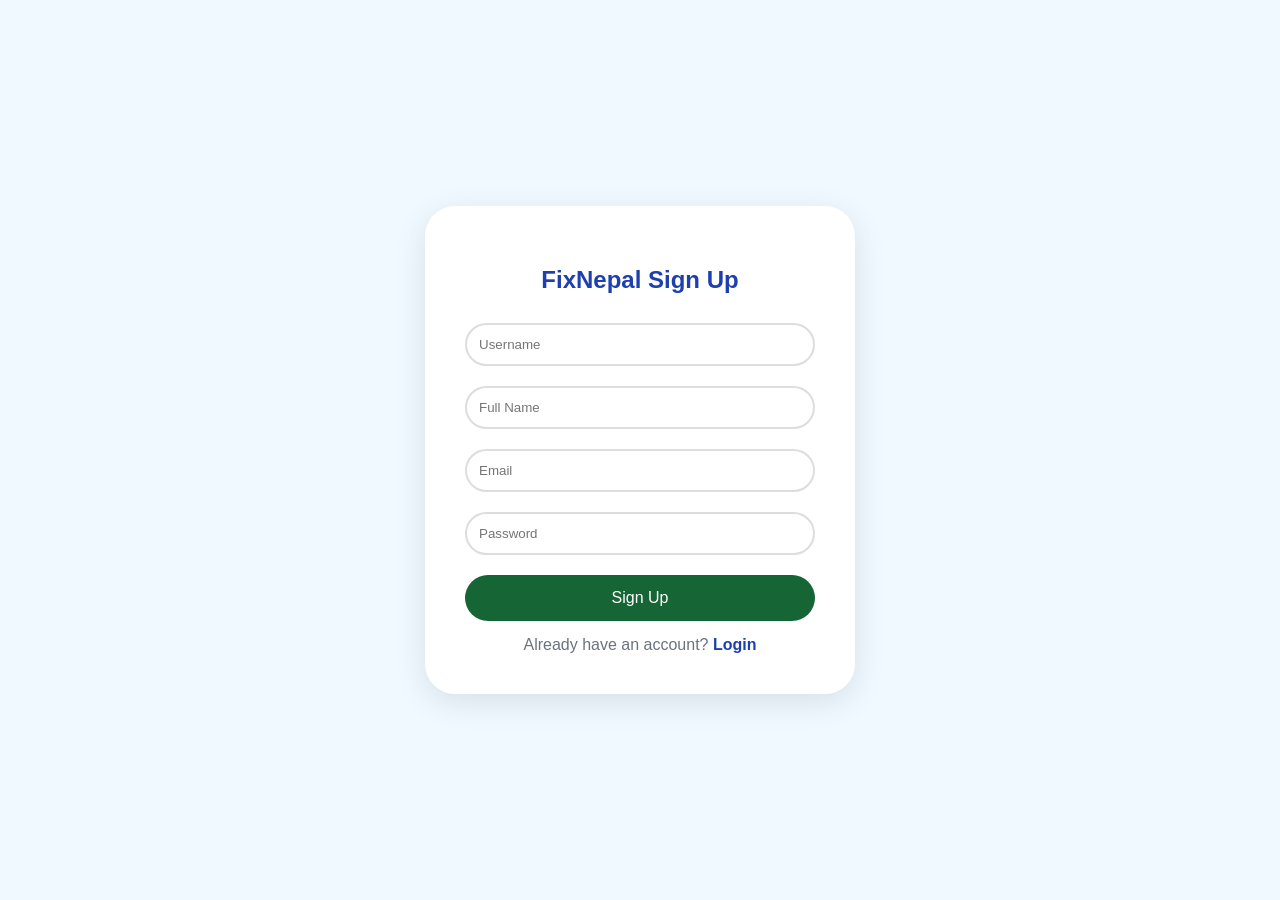
<file: signup.html>
<!DOCTYPE html>
<html lang="en">
<head>
    <meta charset="UTF-8">
    <meta name="viewport" content="width=device-width, initial-scale=1.0">
    <title>FixNepal - Sign Up</title>
    <style>
        body {
            font-family: Arial, sans-serif;
            background: #f0f9ff;
            display: flex;
            justify-content: center;
            align-items: center;
            height: 100vh;
            margin: 0;
        }
        .signup-box {
            background: white;
            padding: 40px;
            border-radius: 30px;
            box-shadow: 0 8px 32px rgba(0,0,0,0.1);
            width: 350px;
        }
        h2 { color: #1e40af; text-align: center; }
        input {
            width: 100%;
            padding: 12px;
            margin: 10px 0;
            border: 2px solid #ddd;
            border-radius: 25px;
            box-sizing: border-box;
        }
        button {
            width: 100%;
            background: #166534;
            color: white;
            padding: 14px;
            border: none;
            border-radius: 25px;
            cursor: pointer;
            font-size: 16px;
            margin-top: 10px;
        }
        button:hover { background: #14532d; }
        .login-link { text-align: center; margin-top: 15px; color: #6b7280; }
        a { color: #1e40af; text-decoration: none; font-weight: bold; }
    </style>
</head>
<body>
    <div class="signup-box">
        <h2>FixNepal Sign Up</h2>
        <form action="register.php" method="POST"></form>
        <input type="text" placeholder="Username">
        <input type="text" placeholder="Full Name">
        <input type="email" placeholder="Email">
        <input type="password" placeholder="Password">
        <button>Sign Up</button>
        <div class="login-link">Already have an account? <a href="login.html">Login</a></div>
    </div>
</body>
</html>
</file>
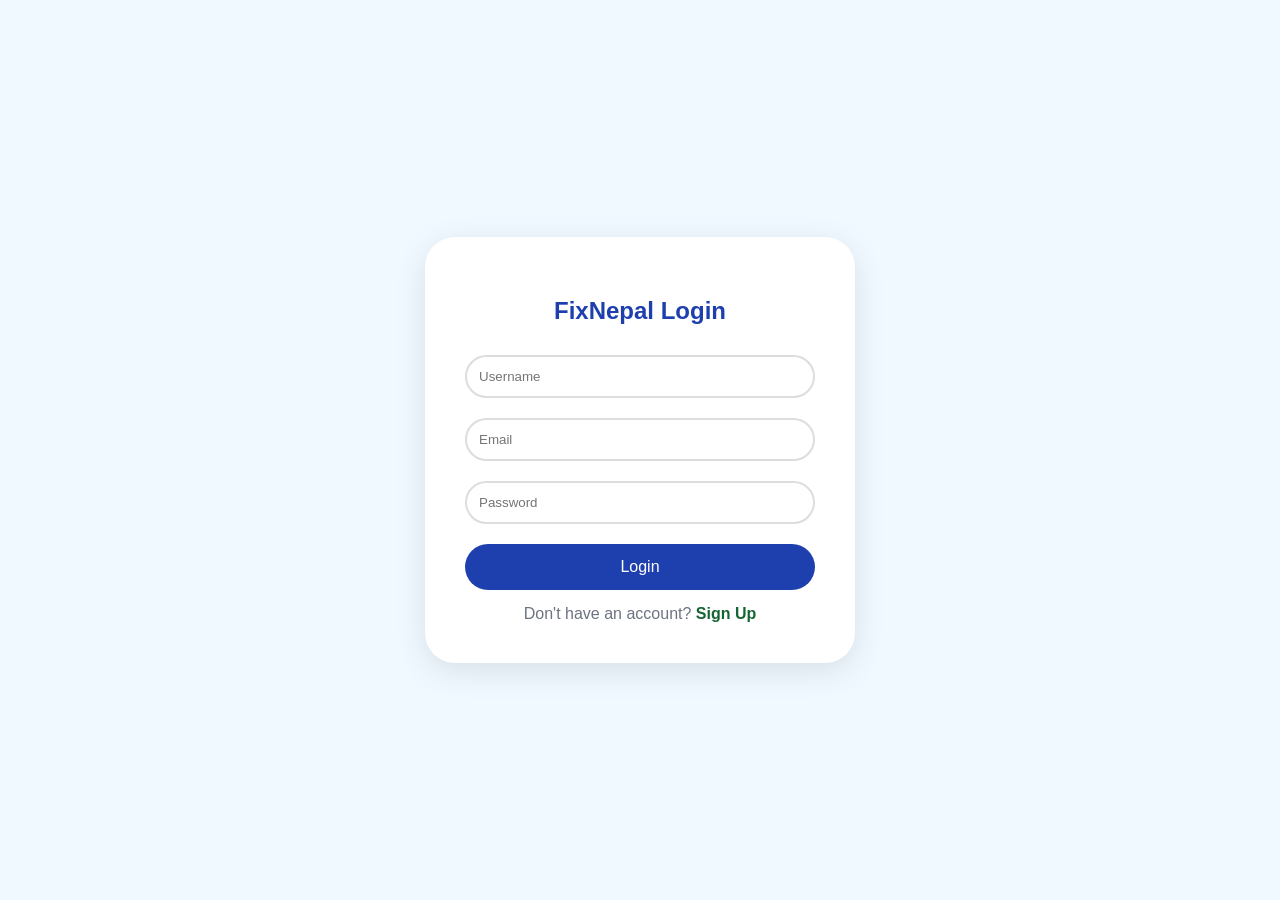
<file: db/login.html>
<!DOCTYPE html>
<html lang="en">
<head>
    <meta charset="UTF-8">
    <meta name="viewport" content="width=device-width, initial-scale=1.0">
    <title>FixNepal - Login</title>
    <style>
        body {
            font-family: Arial, sans-serif;
            background: #f0f9ff;
            display: flex;
            justify-content: center;
            align-items: center;
            height: 100vh;
            margin: 0;
        }
        .login-box {
            background: white;
            padding: 40px;
            border-radius: 30px;
            box-shadow: 0 8px 32px rgba(0,0,0,0.1);
            width: 350px;
        }
        h2 { color: #1e40af; text-align: center; }
        input {
            width: 100%;
            padding: 12px;
            margin: 10px 0;
            border: 2px solid #ddd;
            border-radius: 25px;
            box-sizing: border-box;
        }
        button {
            width: 100%;
            background: #1e40af;
            color: white;
            padding: 14px;
            border: none;
            border-radius: 25px;
            cursor: pointer;
            font-size: 16px;
            margin-top: 10px;
        }
        button:hover { background: #1e3a8a; }
        .signup-link { text-align: center; margin-top: 15px; color: #6b7280; }
        a { color: #166534; text-decoration: none; font-weight: bold; }
    </style>
</head>
<body>
    <div class="login-box">
        <h2>FixNepal Login</h2>
        <input type="text" id="username" placeholder="Username">
        <input type="email" id="email" placeholder="Email">
        <input type="password" id="password" placeholder="Password">
         
        <button onclick="handleLogin()">Login</button>
        <div class="signup-link">Don't have an account? <a href="#">Sign Up</a></div>
    </div>

    <script>
        function handleLogin() {
            const email = document.getElementById('email').value;
            const password = document.getElementById('password').value;
            
            // Basic validation
            if (email && password) {
                // Redirect to dashboard
                window.location.href = 'dashboard.html';
            } else {
                alert('Please fill in all fields');
            }
        }
    </script>
</body>
</html>
</file>
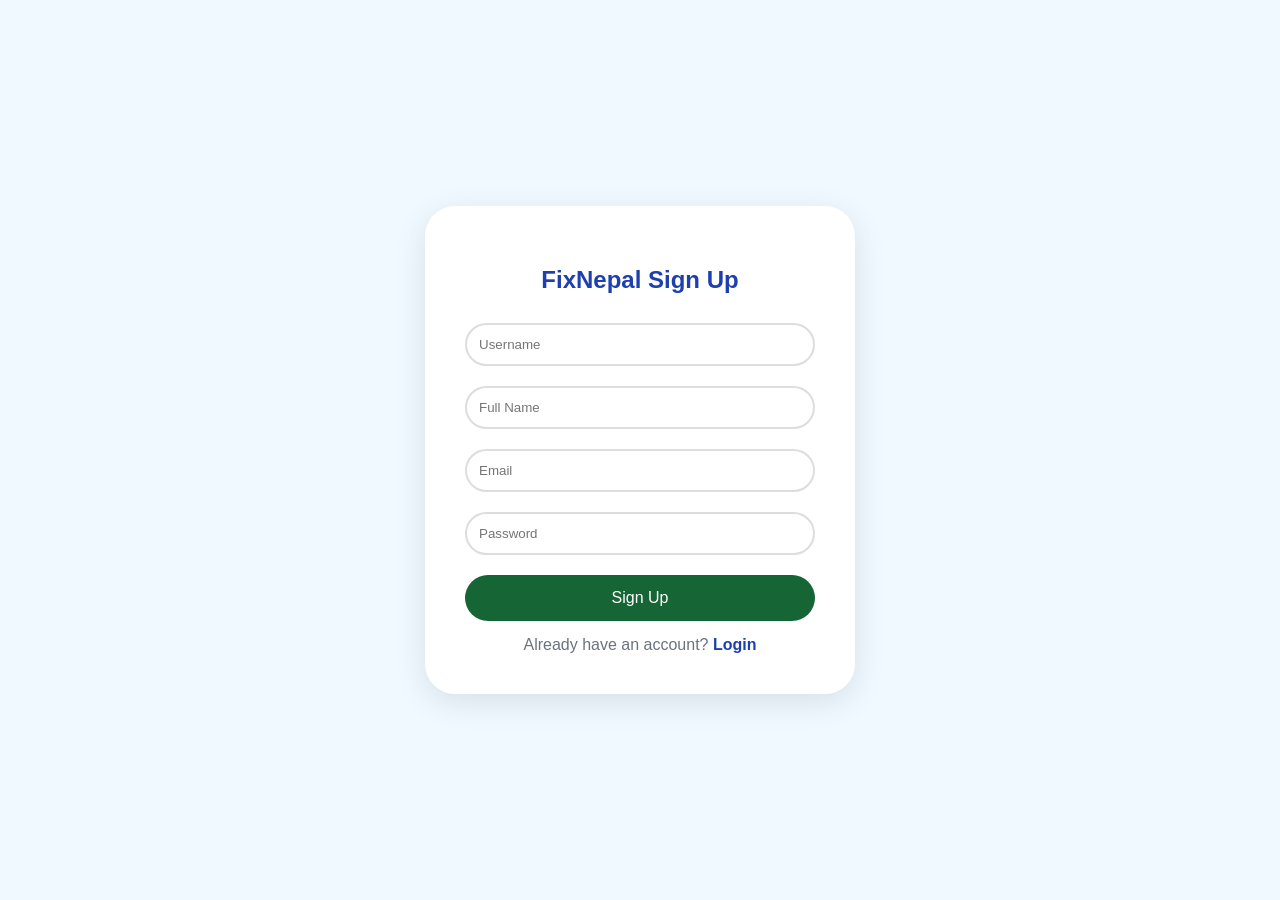
<file: db/register.html>
<!DOCTYPE html>
<html lang="en">
<head>
    <meta charset="UTF-8">
    <meta name="viewport" content="width=device-width, initial-scale=1.0">
    <title>FixNepal - Sign Up</title>
    <style>
        body {
            font-family: Arial, sans-serif;
            background: #f0f9ff;
            display: flex;
            justify-content: center;
            align-items: center;
            height: 100vh;
            margin: 0;
        }
        .signup-box {
            background: white;
            padding: 40px;
            border-radius: 30px;
            box-shadow: 0 8px 32px rgba(0,0,0,0.1);
            width: 350px;
        }
        h2 { color: #1e40af; text-align: center; }
        input {
            width: 100%;
            padding: 12px;
            margin: 10px 0;
            border: 2px solid #ddd;
            border-radius: 25px;
            box-sizing: border-box;
        }
        button {
            width: 100%;
            background: #166534;
            color: white;
            padding: 14px;
            border: none;
            border-radius: 25px;
            cursor: pointer;
            font-size: 16px;
            margin-top: 10px;
        }
        button:hover { background: #14532d; }
        .login-link { text-align: center; margin-top: 15px; color: #6b7280; }
        a { color: #1e40af; text-decoration: none; font-weight: bold; }
    </style>
</head>
<body>
    <div class="signup-box">
        <h2>FixNepal Sign Up</h2>
        <input type="text" placeholder="Username">
        <input type="text" placeholder="Full Name">
        <input type="email" placeholder="Email">
        <input type="password" placeholder="Password">
        <button>Sign Up</button>
        <div class="login-link">Already have an account? <a href="#">Login</a></div>
    </div>
</body>
</html>
</file>
<file: css/cards.css>
.issues-list {
    display: grid;
    grid-template-columns: repeat(auto-fill, minmax(300px, 1fr));
    gap: 20px;
    margin-top: 20px;
}

.report-button {
    display: inline-flex;
    align-items: center;
    gap: 8px;
    background: #2d9d5b;
    color: #fff;
    padding: 10px 16px;
    border-radius: 8px;
    text-decoration: none;
    font-weight: 600;
    font-size: 14px;
    box-shadow: 0 4px 12px rgba(45, 157, 91, 0.2);
    transition: transform 0.2s ease, box-shadow 0.2s ease;
}

.report-button:hover {
    transform: translateY(-1px);
    box-shadow: 0 6px 16px rgba(45, 157, 91, 0.3);
}

.report-button .plus-icon {
    display: inline-flex;
    align-items: center;
    justify-content: center;
    width: 20px;
    height: 20px;
    border-radius: 50%;
    background: rgba(255, 255, 255, 0.2);
    font-size: 16px;
    font-weight: 700;
}

.issue-card {
    background: rgb(221, 211, 197);
    border-radius: 8px;
    box-shadow: 0 2px 4px rgba(0, 0, 0, 0.1);
    overflow: hidden;
    transition: transform 0.2s ease, box-shadow 0.2s ease;
}

.issue-card:hover {
    transform: translateY(-2px);
    box-shadow: 0 4px 8px rgba(0, 0, 0, 0.15);
}

.issue-header {
    padding: 16px;
    border-bottom: 1px solid #eee;
    display: flex;
    justify-content: space-between;
    align-items: center;
}

.issue-title {
    margin: 0;
    font-size: 16px;
    color: #333;
}

.issue-details {
    padding: 16px;
}

.issue-date,
.issue-location {
    margin: 8px 0;
    font-size: 14px;
    color: #666;
}

.detail-label {
    font-weight: 500;
    color: #444;
    margin-right: 6px;
}

.detail-value {
    color: #666;
}

.requests-button {
    display: inline-flex;
    align-items: center;
    gap: 8px;
    background: #e63946;
    color: #fff;
    padding: 10px 16px;
    border-radius: 8px;
    text-decoration: none;
    font-weight: 600;
    font-size: 14px;
    box-shadow: 0 4px 12px rgba(230, 57, 70, 0.2);
    transition: transform 0.2s ease, box-shadow 0.2s ease;
}

.requests-button:hover {
    transform: translateY(-1px);
    box-shadow: 0 6px 16px rgba(230, 57, 70, 0.3);
}

.status-badge {
    padding: 4px 8px;
    border-radius: 12px;
    font-size: 12px;
    font-weight: 500;
    text-transform: capitalize;
}

.status-pending {
    background-color: #fff3cd;
    color: #e5c156;
    border: 1px solid #ffeeba;
}

.status-in-progress {
    background-color: #cce5ff;
    color: #004085;
    border: 1px solid #b8daff;
}

.status-completed {
    background-color: #d4edda;
    color: #155724;
    border: 1px solid #c3e6cb;
}

@media (max-width: 768px) {
    .issues-list {
        grid-template-columns: 1fr;
    }
    
    .issue-card {
        margin-bottom: 16px;
    }
}
</file>
<file: css/views.css>
body {
    font-family: 'Inter', system-ui, -apple-system, BlinkMacSystemFont, 'Segoe UI', sans-serif;
    margin: 0;
    background: #f7f7fb;
    color: #06213a;
}

.app-shell button,
.app-container button {
    font-family: 'Inter', system-ui, -apple-system, BlinkMacSystemFont, 'Segoe UI', sans-serif;
    transition: background 0.2s ease, color 0.2s ease, border 0.2s ease, transform 0.2s ease;
}

.app-shell button:focus-visible,
.app-container button:focus-visible {
    outline: 2px solid rgba(37, 99, 235, 0.5);
    outline-offset: 2px;
}

.app-container {
    padding: 32px;
    background: #fdfdfd;
}

.app-header {
    display: flex;
    align-items: center;
    justify-content: space-between;
    background: #ffffff;
    padding: 20px 24px;
    border-radius: 18px;
    box-shadow: 0 16px 32px rgba(82, 82, 82, 0.18);
}

.logo h1 {
    margin: 0;
    font-size: 24px;
}

.logo p {
    margin: 4px 0 0;
    color: #6b7280;
}

.main-nav ul {
    display: flex;
    list-style: none;
    gap: 16px;
    margin: 0;
    padding: 0;
}

.main-nav li {
    padding: 10px 18px;
    border-radius: 999px;
    cursor: pointer;
    color: #4c6fbf;
    font-weight: 500;
}

.main-nav li.active {
    background: #2563eb;
    color: #fff;
}

.user-info {
    font-weight: 600;
    color: #10458c;
    display: flex;
    align-items: center;
    gap: 12px;
}

.logout-btn {
    background: transparent;
    border: 1px solid rgba(15,76,129,0.4);
    color: #0f4c81;
    padding: 8px 18px;
    border-radius: 999px;
    font-weight: 600;
    cursor: pointer;
    transition: background .2s ease, color .2s ease, border .2s ease;
}

.logout-btn:hover {
    background: rgba(15,76,129,0.08);
    border-color: rgba(15,76,129,0.8);
    color: #093155;
}
.main-content {
    margin-top: 32px;
}

.section-header {
    display: flex;
    align-items: center;
    justify-content: space-between;
    gap: 16px;
}

.view-toggle {
    display: flex;
    gap: 12px;
}
</file>
<file: css/sidebar.css>
.app-shell {
    display: grid;
    grid-template-columns: 260px 1fr;
    min-height: 100vh;
    background: #f7f7fb;
}

.sidebar {
    background: #03396c;
    color: #fff;
    padding: 32px 24px;
    display: flex;
    flex-direction: column;
    gap: 32px;
}

.sidebar-logo {
    width: 110px;
    height: auto;
    display: block;
    margin: 0 auto 10px;
    padding: 10px;  
    border-radius: 18px;
    background: rgba(255, 255, 255, 0.15);
    box-shadow: 0 8px 18px rgba(0, 0, 0, 0.25);
}

.sidebar-brand h2 {
    margin: 0;
    font-size: 20px;
}

.sidebar-brand p {
    margin: 2px 0 0;
    color: rgba(255, 255, 255, 0.65);
}

.sidebar-nav {
    display: flex;
    flex-direction: column;
    gap: 12px;
}

.sidebar-link {
    display: flex;
    align-items: center;
    gap: 12px;
    color: rgba(255, 255, 255, 0.7);
    text-decoration: none;
    padding: 10px 12px;
    border-radius: 10px;
    font-weight: 500;
    transition: background 0.2s ease, color 0.2s ease;
}       

.sidebar-link.active,
.sidebar-link:hover {
    background: rgba(255, 255, 255, 0.12);
    color: #fff;
}

.sidebar-icon {
    font-size: 18px;
}

.app-container {
    padding: 32px;
}
</file>
<file: css/admin.css>
body {
    background: #f1f4fb;
}

.admin-grid {
    display: grid;
    grid-template-columns: repeat(auto-fit, minmax(220px, 1fr));
    gap: 20px;
    margin-bottom: 32px;
}

.admin-card {
    background: #fff;
    border-radius: 20px;
    padding: 24px;
    box-shadow: 0 14px 30px rgba(15, 30, 84, 0.08);
    border: 1px solid rgba(3, 57, 108, 0.08);
    color: #0f2652;
    font-weight: 600;
    min-height: 140px;
}

.admin-section {
    background: #fff;
    border-radius: 24px;
    padding: 28px;
    margin-bottom: 32px;
    box-shadow: 0 18px 42px rgba(15, 36, 66, 0.12);
    border: 1px solid rgba(3, 57, 108, 0.08);
}

.admin-btn {
    background: linear-gradient(135deg, #0f6bd7, #03396c);
    border: none;
    color: #fff;
    padding: 10px 18px;
    border-radius: 12px;
    font-weight: 600;
    cursor: pointer;
    transition: transform 0.2s ease, box-shadow 0.2s ease;
}

.admin-btn:hover {
    transform: translateY(-2px);
    box-shadow: 0 10px 18px rgba(3, 57, 108, 0.25);
}

.admin-table-wrapper {
    overflow-x: auto;
    margin-top: 20px;
}

.admin-table {
    width: 100%;
    border-collapse: collapse;
    background: #fff;
}

.admin-table th,
.admin-table td {
    padding: 14px 16px;
    text-align: left;
    border-bottom: 1px solid rgba(15, 30, 84, 0.08);
}

.admin-table thead {
    background: rgba(3, 57, 108, 0.08);
    color: #03396c;
    font-weight: 600;
}

.admin-action {
    background: transparent;
    border: 1px solid rgba(3, 57, 108, 0.2);
    border-radius: 10px;
    padding: 6px 12px;
    font-weight: 600;
    color: #03396c;
    cursor: pointer;
    margin-right: 6px;
}

.admin-action.danger {
    border-color: rgba(230, 57, 70, 0.35);
    color: #e63946;
}

.admin-modal {
    position: fixed;
    inset: 0;
    background: rgba(4, 12, 24, 0.55);
    display: flex;
    align-items: center;
    justify-content: center;
    padding: 20px;
    z-index: 200;
    transition: opacity 0.25s ease;
}

.admin-modal.hidden {
    opacity: 0;
    pointer-events: none;
}

.admin-modal-content {
    background: #fff;
    border-radius: 20px;
    padding: 28px;
    width: min(420px, 90vw);
    box-shadow: 0 24px 60px rgba(4, 12, 24, 0.25);
}

.admin-modal-content form label {
    display: block;
    font-weight: 600;
    color: #0f2652;
    margin-top: 14px;
}

.admin-modal-content form input {
    width: 100%;
    margin-top: 6px;
    padding: 10px 14px;
    border-radius: 10px;
    border: 1px solid rgba(15, 30, 84, 0.2);
    font-size: 0.95rem;
}

.modal-actions {
    margin-top: 20px;
    display: flex;
    justify-content: flex-end;
    gap: 10px;
}

.admin-toast {
    position: fixed;
    bottom: 24px;
    right: 24px;
    background: #0f6bd7;
    color: #fff;
    padding: 12px 20px;
    border-radius: 999px;
    font-weight: 600;
    box-shadow: 0 14px 26px rgba(15, 30, 84, 0.22);
    opacity: 0;
    transform: translateY(20px);
    transition: opacity 0.3s ease, transform 0.3s ease;
    z-index: 210;
}

.admin-toast.visible {
    opacity: 1;
    transform: translateY(0);
}

@media (max-width: 768px) {
    .admin-section {
        padding: 20px;
    }

    .admin-card {
        min-height: 100px;
    }
}
</file>
<file: report.css>
:root{--accent:#ef4444;--bg:#f7fafc;--panel:#ffffff;--muted:#6b7280}
body{font-family:Inter,system-ui,Segoe UI,Roboto,'Helvetica Neue',Arial; margin:0; background:var(--bg); color:#111}
header{padding:1rem 1.25rem; background:#fff; box-shadow:0 1px 0 rgba(0,0,0,.04)}
.wrap{max-width:900px; margin:28px auto; padding:0 1rem}
h1{margin:0 0 8px; font-size:1.25rem}
p.lead{margin:0 0 18px; color:var(--muted)}

#reports{display:grid; grid-template-columns:repeat(auto-fit,minmax(220px,1fr)); gap:12px}
.report-card{background:var(--panel); padding:12px; border-radius:8px; box-shadow:0 1px 4px rgba(0,0,0,.04)}
.report-card h3{margin:0 0 6px; font-size:1rem}
.report-card p{margin:0; color:var(--muted); font-size:.9rem}
.report-meta{margin-top:8px; font-size:.8rem; color:var(--muted)}

.report-btn{position:fixed; right:20px; bottom:20px; z-index:60; width:56px; height:56px; border-radius:999px; background:var(--accent); display:flex; align-items:center; justify-content:center; color:white; box-shadow:0 8px 20px rgba(14,23,34,.2); cursor:pointer; border:0}
.report-btn:focus{outline:3px solid rgba(239,68,68,.18)}

.report-panel{position:fixed; right:0; top:0; height:100%; width:340px; max-width:92%; background:var(--panel); box-shadow:-20px 0 40px rgba(2,6,23,.12); transform:translateX(110%); transition:transform .28s ease; z-index:70; padding:20px; display:flex; flex-direction:column}
.report-panel.open{transform:translateX(0)}
.report-panel h2{margin:0 0 10px}
.report-panel label{display:block; margin-top:10px; font-size:.85rem; color:var(--muted)}
.report-panel input, .report-panel textarea{width:100%; padding:8px 10px; margin-top:6px; border-radius:6px; border:1px solid #e6e9ee; font-size:.95rem}
.report-panel textarea{min-height:100px; resize:vertical}
.panel-actions{display:flex; gap:8px; margin-top:12px}
.btn{padding:8px 12px; border-radius:8px; border:0; cursor:pointer}
.btn.primary{background:var(--accent); color:#fff}
.btn.ghost{background:#f3f4f6}

@media (max-width:520px){ .report-panel{width:100%} }
</file>
